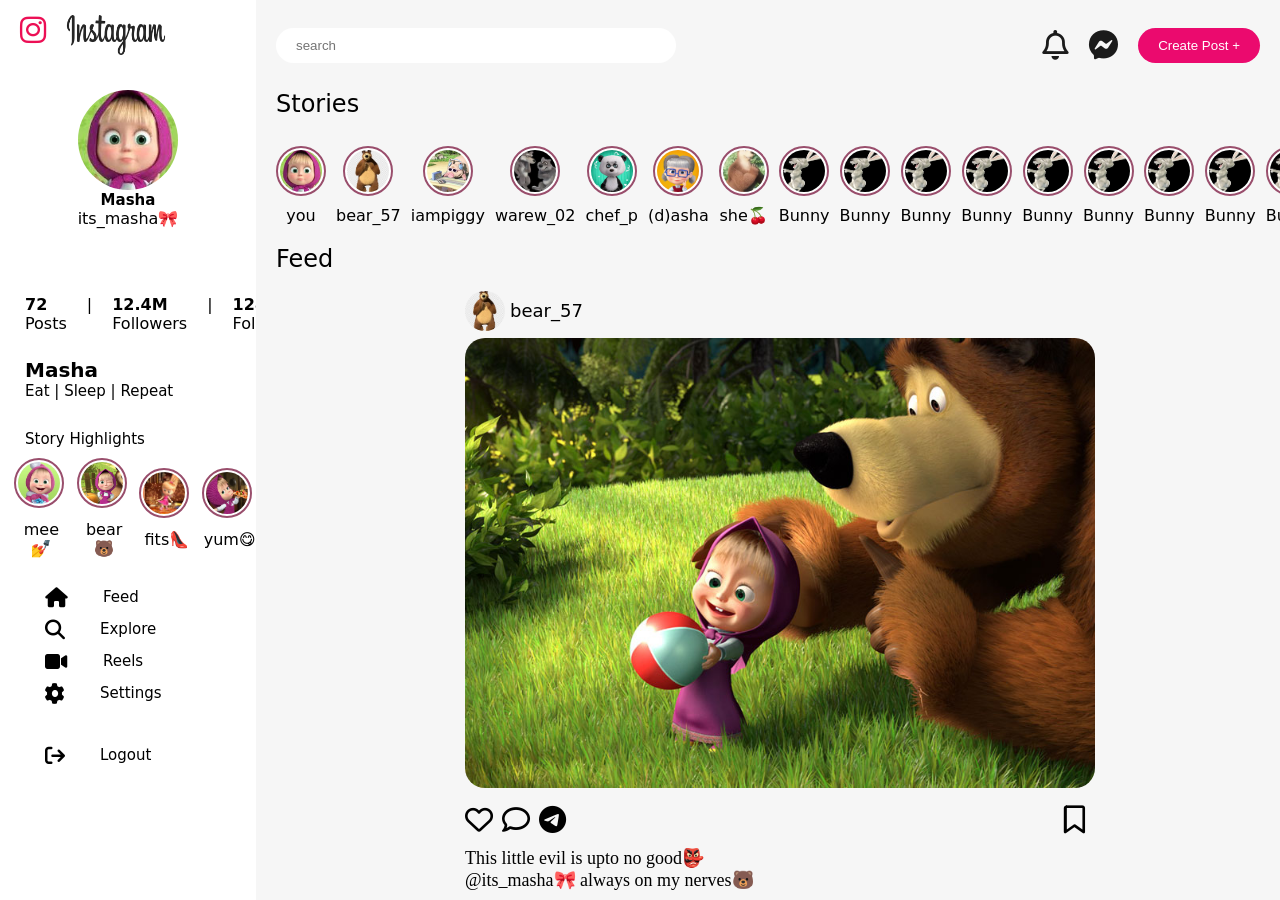
<file: index.html>
<!DOCTYPE html>
<html lang="en">

<head>
    <meta charset="UTF-8">
    <meta name="viewport" content="width=device-width, initial-scale=1.0">
    <link rel="stylesheet" href="style.css">
    <link rel="stylesheet" href="https://cdnjs.cloudflare.com/ajax/libs/font-awesome/6.5.2/css/all.min.css"
        integrity="sha512-..." crossorigin="anonymous" referrerpolicy="no-referrer" />
    <title>Instagram</title>
</head>

<body>

    <div class="wrapper">
        <div class="instagram">
            <div class="sidebar">
              
               <div class="insta"> <i class="fa-brands fa-instagram"></i>
                <img src="txt.png" alt="">
            </div>
            <div class="pro">
                <img class="img" src="masha.jpg" alt="">
                <p><span style="font-weight: 600; font-size: 15px;">Masha</span><br>its_masha🎀</p>
            </div>
            <div class="nums">
                <p><span style="font-weight: bold;">72</span><br>Posts</p> <p>|</p>
                <p><span style="font-weight: bold;">12.4M</span><br>Followers</p> <p> |</p>
                <p><span style="font-weight: bold;">128</span><br>Following</p> 
            </div>
             <div class="bio">
                <p><span style="font-weight: 800; font-size: 20px;">Masha </span><br> Eat   | Sleep   | Repeat</p>
             </div> 
             <div class="highlight">
                <p>Story Highlights</p>
                <div class="high">
                  <div class="cir-cont">
                    <div class="cir">
                         <img src="me.jpg" alt="">
                    </div>
                    <p>mee💅</p>
                    </div>
                      <div class="cir-cont">
                    <div class="cir">
                         <img src="mebear.jpg" alt="">
                    </div>
                    <p>bear🐻</p>
                    </div>
                    <div class="cir-cont">
                    <div class="cir">
                          <img src="outfit.jpg" alt="">
                    </div>
                    <p>fits👠</p>
                    </div>
                    <div class="cir-cont">
                    <div class="cir">
                           <img src="meals.webp" alt="">
                    </div>
                    <p>yum😋</p>
                    </div>
                </div>
                <div class="other">
                    <div class="home">
                        <i class="fa-solid fa-house"></i>
                        <p>Feed</p>
                    </div>
                    <div class="explore">
                        <i class="fa-solid fa-magnifying-glass"></i>
                        <p>Explore</p>
                    </div>
                    <div class="reel">
                        <i class="fa-solid fa-video"></i>
                        <p>Reels</p>
                    </div>
                    <div class="setting">
                        <i class="fa-solid fa-gear"></i>
                        <p>Settings</p>
                    </div>
                     <div class="logout">
                    <i class="fa-solid fa-arrow-right-from-bracket"></i>
                    <p>Logout</p>
                </div>
                </div>
               
             </div>  
             
            </div>
           
            <div class="right-container">
                <nav class="topnav">
                    <div class="box left">
                        <input type="text" placeholder="search">
                    </div>
                    <div class="box right">
                        <i class="fa-regular fa-bell"></i>
                        <i class="fa-brands fa-facebook-messenger"></i>
                        <button>Create Post +</button>
                    </div>
                </nav>
                <nav class="bottomnav">
                    <h1>Stories</h1>
                    <div class="stories-container">
                        <div class="circle-container">
                            <div class="circle">
                                <img src="masha.jpg"
                                    alt="">
                                </div>
                                <h1>you</h1>

                        </div>
                        <div class="circle-container">
                            <div class="circle">
                                <img src="bear2.jpg"
                                    alt="">
                                </div>
                                <h1>bear_57</h1>

                        </div>
                        <div class="circle-container">
                            <div class="circle">
                                <img src="pigp.jpg"
                                    alt="">
                                </div>
                                <h1>iampiggy</h1>

                        </div>
                        <div class="circle-container">
                            <div class="circle">
                                <img src="wolfp.jpg"
                                    alt="">
                                </div>
                                <h1>warew_02</h1>

                        </div>
                        <div class="circle-container">
                            <div class="circle">
                                <img src="pandap.jpg"
                                    alt="">
                                </div>
                                <h1>chef_p</h1>

                        </div>
                        <div class="circle-container">
                            <div class="circle">
                                <img src="dasha.jpg"
                                    alt="">
                                </div>
                                <h1>(d)asha</h1>

                        </div>
                        <div class="circle-container">
                            <div class="circle">
                                <img src="gf.jpg"
                                    alt="">
                                </div>
                                <h1>she🍒</h1>

                        </div>
                        <div class="circle-container">
                            <div class="circle">
                                <img src="bunny2.jpg"
                                    alt="">
                                </div>
                                <h1>Bunny</h1>

                        </div>
                        <div class="circle-container">
                            <div class="circle">
                                <img src="bunny2.jpg"
                                    alt="">
                                </div>
                                <h1>Bunny</h1>

                        </div>
                        <div class="circle-container">
                            <div class="circle">
                                <img src="bunny2.jpg"
                                    alt="">
                                </div>
                                <h1>Bunny</h1>

                        </div>
                        <div class="circle-container">
                            <div class="circle">
                                <img src="bunny2.jpg"
                                    alt="">
                                </div>
                                <h1>Bunny</h1>
                        </div>
                        <div class="circle-container">
                            <div class="circle">
                                <img src="bunny2.jpg"
                                    alt="">
                                </div>
                                <h1>Bunny</h1>
                        </div>
                        <div class="circle-container">
                            <div class="circle">
                                <img src="bunny2.jpg"
                                    alt="">
                                </div>
                                <h1>Bunny</h1>
                        </div>
                        <div class="circle-container">
                            <div class="circle">
                                <img src="bunny2.jpg"
                                    alt="">
                                </div>
                                <h1>Bunny</h1>
                        </div>
                        <div class="circle-container">
                            <div class="circle">
                                <img src="bunny2.jpg"
                                    alt="">
                                </div>
                                <h1>Bunny</h1>
                        </div>
                        <div class="circle-container">
                            <div class="circle">
                                <img src="bunny2.jpg"
                                    alt="">
                                </div>
                                <h1>Bunny</h1>
                        </div>
                        <div class="circle-container">
                            <div class="circle">
                                <img src="bunny2.jpg"
                                    alt="">
                                </div>
                                <h1>Bunny</h1>
                        </div>
                        <div class="circle-container">
                            <div class="circle">
                                <img src="bunny2.jpg"
                                    alt="">
                                </div>
                                <h1>Bunny</h1>
                        </div>
                        <div class="circle-container">
                            <div class="circle">
                                <img src="bunny2.jpg"
                                    alt="">
                                </div>
                                <h1>Bunny</h1>
                        </div>
                        <div class="circle-container">
                            <div class="circle">
                                <img src="bunny2.jpg"
                                    alt="">
                                </div>
                                <h1>Bunny</h1>
                        </div>
                        <div class="circle-container">
                            <div class="circle">
                                <img src="bunny2.jpg"
                                    alt="">
                                </div>
                                <h>Bunny</h1>
                        </div>
                        <div class="circle-container">
                            <div class="circle">
                                <img src="bunny2.jpg"
                                    alt="">
                                </div>
                                <h>Bunny</h1>
                        </div>
                        <div class="circle-container">
                            <div class="circle">
                                <img src="bunny2.jpg"
                                    alt="">
                                </div>
                                <h>Bunny</h1>
                        </div>
                        <div class="circle-container">
                            <div class="circle">
                                <img src="bunny2.jpg"
                                    alt="">
                                </div>
                                <h>Bunny</h1>
                        </div>
                        <div class="circle-container">
                            <div class="circle">
                                <img src="bunny2.jpg"
                                    alt="">
                                </div>
                                <h>Bunny</h1>
                        </div>
                        <div class="circle-container">
                            <div class="circle">
                                <img src="bunny2.jpg"
                                    alt="">
                                </div>
                                <h>Bunny</h1>
                        </div>
                        <div class="circle-container">
                            <div class="circle">
                                <img src="bunny2.jpg"
                                    alt="">
                                </div>
                                <h>Bunny</h1>
                        </div>
                        <div class="circle-container">
                            <div class="circle">
                                <img src="bunny2.jpg"
                                    alt="">
                                </div>
                                <h>Bunny</h1>
                        </div>
                        <div class="circle-container">
                            <div class="circle">
                                <img src="bunny2.jpg"
                                    alt="">
                                </div>
                                <h>Bunny</h1>
                        </div>
                        <div class="circle-container">
                            <div class="circle">
                                <img src="bunny2.jpg"
                                    alt="">
                                </div>
                                <h>Bunny</h1>
                        </div>
                        <div class="circle-container">
                            <div class="circle">
                                <img src="bunny2.jpg"
                                    alt="">
                                </div>
                                <h>Bunny</h1>
                        </div>
                        <div class="circle-container">
                            <div class="circle">
                                <img src="bunny2.jpg"
                                    alt="">
                                </div>
                                <h>Bunny</h1>
                        </div>
                        <div class="circle-container">
                            <div class="circle">
                                <img src="bunny2.jpg"
                                    alt="">
                                </div>
                                <h>Bunny</h1>
                        </div>
                        <div class="circle-container">
                            <div class="circle">
                                <img src="bunny2.jpg"
                                    alt="">
                                </div>
                                <h>Bunny</h1>
                        </div>
                        <div class="circle-container">
                            <div class="circle">
                                <img src="bunny2.jpg"
                                    alt="">
                                </div>
                                <h>Bunny</h1>
                        </div>
                        <div class="circle-container">
                            <div class="circle">
                                <img src="bunny2.jpg"
                                    alt="">
                                </div>
                                <h>Bunny</h1>
                        </div>
                        <div class="circle-container">
                            <div class="circle">
                                <img src="bunny2.jpg"
                                    alt="">
                                </div>
                                <h>Bunny</h1>
                        </div>
                        <div class="circle-container">
                            <div class="circle">
                                <img src="bunny2.jpg"
                                    alt="">
                                </div>
                                <h>Bunny</h1>
                        </div>
                        <div class="circle-container">
                            <div class="circle">
                                <img src="bunny2.jpg"
                                    alt="">
                                </div>
                                <h>Bunny</h1>
                        </div>
                        <div class="circle-container">
                            <div class="circle">
                                <img src="bunny2.jpg"
                                    alt="">
                                </div>
                                <h>Bunny</h1>
                        </div>
                        <div class="circle-container">
                            <div class="circle">
                                <img src="bunny2.jpg"
                                    alt="">
                                </div>
                                <h>Bunny</h1>
                        </div>
                        <div class="circle-container">
                            <div class="circle">
                                <img src="bunny2.jpg"
                                    alt="">
                                </div>
                                <h>Bunny</h1>
                        </div>
                        <div class="circle-container">
                            <div class="circle">
                                <img src="bunny2.jpg"
                                    alt="">
                                </div>
                                <h>Bunny</h1>
                        </div>
                        <div class="circle-container">
                            <div class="circle">
                                <img src="bunny2.jpg"
                                    alt="">
                                </div>
                                <h>Bunny</h1>
                        </div>
                    </div>
                </nav>
                <div class="feed-container">
                    <h1 class="feed">Feed</h1>
                    <div class="post-container">
                        <div class="posts">
                            <div class="profile">
                                <div class="profile-circle">
                                    <img src="bear2.jpg" alt="">
                                </div>
                                <h1>bear_57</h1>
                            </div>
                            <div class="post-image-container">
                                <img src="masha-bear.jpg" alt="">
                            </div>
                            <div class="engagement-section">
                               <div class="icon"> <i class="fa-regular fa-heart"></i>
                                <i class="fa-regular fa-comment"></i>
                                <i class="fa-brands fa-telegram"></i></div>
                              <div class="icon2">  <i class="fa-regular fa-bookmark"></i></div>
                            </div>
                            <div class="caption">
                                <p>This little  evil is upto no good👺
                                  <br>@its_masha🎀 always on my nerves🐻</p>
                            </div>
                            <div class="profile">
                                <div class="profile-circle">
                                    <img src="wolfp.jpg" alt="">
                                </div>
                                <h1>warew_02</h1>
                            </div>
                            <div class="post-image-container">
                                <img src="wolf.gif" alt="">
                            </div>
                            <div class="engagement-section">
                               <div class="icon"> <i class="fa-regular fa-heart"></i>
                                <i class="fa-regular fa-comment"></i>
                                <i class="fa-brands fa-telegram"></i></div>
                              <div class="icon2">  <i class="fa-regular fa-bookmark"></i></div>
                            </div>
                            <div class="caption">
                                <p>We-hungryyyyyy, no foodddd😭
                                  <br>@its_masha🎀 quickyyy give fooddddd😫</p>
                            </div>
                            <div class="profile">
                                <div class="profile-circle">
                                    <img src="bunny2.jpg" alt="">
                                </div>
                                <h1>bun;)</h1>
                            </div>
                            <div class="post-image-container">
                                <img src="bun.webp" alt="">
                            </div>
                            <div class="engagement-section">
                               <div class="icon"> <i class="fa-regular fa-heart"></i>
                                <i class="fa-regular fa-comment"></i>
                                <i class="fa-brands fa-telegram"></i></div>
                              <div class="icon2">  <i class="fa-regular fa-bookmark"></i></div>
                            </div>
                            <div class="caption">
                                <p>Ohhhhhh Noooooooo,<br>
                                wasn't stealing just guarding here<br>
                                pinky Promiseeeeeeee 😗</p>
                            </div>
                            <div class="profile">
                                <div class="profile-circle">
                                    <img src="pigp.jpg" alt="">
                                </div>
                                <h1>iampiggy</h1>
                            </div>
                            <div class="post-image-container">
                                <img src="pig.png" alt="">
                            </div>
                            <div class="engagement-section">
                               <div class="icon"> <i class="fa-regular fa-heart"></i>
                                <i class="fa-regular fa-comment"></i>
                                <i class="fa-brands fa-telegram"></i></div>
                              <div class="icon2">  <i class="fa-regular fa-bookmark"></i></div>
                            </div>
                            <div class="caption">
                                <p>ran out of milk😭<br>
                                brokee af💔🥀</p>
                                </div>
                                    <div class="profile">
                                <div class="profile-circle">
                                    <img src="dasha.jpg" alt="">
                                </div>
                                <h1>(d)asha</h1>
                            </div>
                            <div class="post-image-container">
                                <img src="dashapost.webp" alt="">
                            </div>
                            <div class="engagement-section">
                               <div class="icon"> <i class="fa-regular fa-heart"></i>
                                <i class="fa-regular fa-comment"></i>
                                <i class="fa-brands fa-telegram"></i></div>
                              <div class="icon2">  <i class="fa-regular fa-bookmark"></i></div>
                            </div>
                            <div class="caption">
                                <p>had fun @its_masha🎀?</p>
                            </div>
                              <div class="profile">
                                <div class="profile-circle">
                                    <img src="pandap.jpg" alt="">
                                </div>
                                <h1>chef_p</h1>
                            </div>
                            <div class="post-image-container">
                                <img src="panda.jpg" alt="">
                            </div>
                            <div class="engagement-section">
                               <div class="icon"> <i class="fa-regular fa-heart"></i>
                                <i class="fa-regular fa-comment"></i>
                                <i class="fa-brands fa-telegram"></i></div>
                              <div class="icon2">  <i class="fa-regular fa-bookmark"></i></div>
                            </div>
                            <div class="caption">
                                <p>cooking🍳😋</p>
                            </div>
                             <div class="profile">
                                <div class="profile-circle">
                                    <img src="gf.jpg" alt="">
                                </div>
                                <h1>she🍒</h1>
                            </div>
                            <div class="post-image-container">
                                <img src="gfpost.webp" alt="">
                            </div>
                            <div class="engagement-section">
                               <div class="icon"> <i class="fa-regular fa-heart"></i>
                                <i class="fa-regular fa-comment"></i>
                                <i class="fa-brands fa-telegram"></i></div>
                              <div class="icon2">  <i class="fa-regular fa-bookmark"></i></div>
                            </div>
                            <div class="caption">
                                <p>nahhhhh!! we'r just friends yk🤭</p>
                            </div>
                        </div>
                            </div>
                        </div>
            </div>
        </div>
    </div>
</body>

</html>
</file>
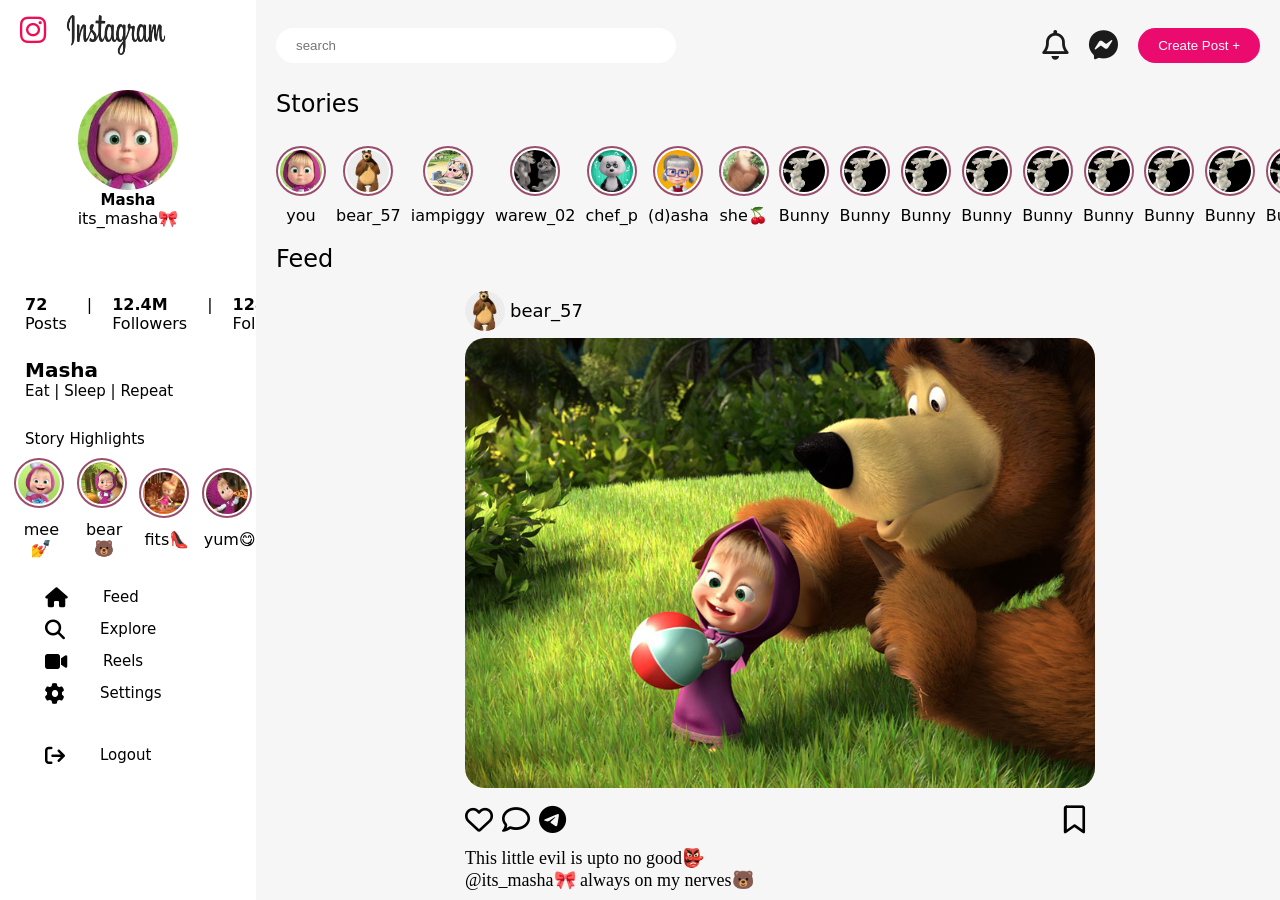
<file: instagram.html>
<!DOCTYPE html>
<html lang="en">

<head>
    <meta charset="UTF-8">
    <meta name="viewport" content="width=device-width, initial-scale=1.0">
    <link rel="stylesheet" href="instagram.css">
    <link rel="stylesheet" href="https://cdnjs.cloudflare.com/ajax/libs/font-awesome/6.5.2/css/all.min.css"
        integrity="sha512-..." crossorigin="anonymous" referrerpolicy="no-referrer" />
    <title>Instagram</title>
</head>

<body>

    <div class="wrapper">
        <div class="instagram">
            <div class="sidebar">
              
               <div class="insta"> <i class="fa-brands fa-instagram"></i>
                <img src="txt.png" alt="">
            </div>
            <div class="pro">
                <img class="img" src="masha.jpg" alt="">
                <p><span style="font-weight: 600; font-size: 15px;">Masha</span><br>its_masha🎀</p>
            </div>
            <div class="nums">
                <p><span style="font-weight: bold;">72</span><br>Posts</p> <p>|</p>
                <p><span style="font-weight: bold;">12.4M</span><br>Followers</p> <p> |</p>
                <p><span style="font-weight: bold;">128</span><br>Following</p> 
            </div>
             <div class="bio">
                <p><span style="font-weight: 800; font-size: 20px;">Masha </span><br> Eat   | Sleep   | Repeat</p>
             </div> 
             <div class="highlight">
                <p>Story Highlights</p>
                <div class="high">
                  <div class="cir-cont">
                    <div class="cir">
                         <img src="me.jpg" alt="">
                    </div>
                    <p>mee💅</p>
                    </div>
                      <div class="cir-cont">
                    <div class="cir">
                         <img src="mebear.jpg" alt="">
                    </div>
                    <p>bear🐻</p>
                    </div>
                    <div class="cir-cont">
                    <div class="cir">
                          <img src="outfit.jpg" alt="">
                    </div>
                    <p>fits👠</p>
                    </div>
                    <div class="cir-cont">
                    <div class="cir">
                           <img src="meals.webp" alt="">
                    </div>
                    <p>yum😋</p>
                    </div>
                </div>
                <div class="other">
                    <div class="home">
                        <i class="fa-solid fa-house"></i>
                        <p>Feed</p>
                    </div>
                    <div class="explore">
                        <i class="fa-solid fa-magnifying-glass"></i>
                        <p>Explore</p>
                    </div>
                    <div class="reel">
                        <i class="fa-solid fa-video"></i>
                        <p>Reels</p>
                    </div>
                    <div class="setting">
                        <i class="fa-solid fa-gear"></i>
                        <p>Settings</p>
                    </div>
                     <div class="logout">
                    <i class="fa-solid fa-arrow-right-from-bracket"></i>
                    <p>Logout</p>
                </div>
                </div>
               
             </div>  
             
            </div>
           
            <div class="right-container">
                <nav class="topnav">
                    <div class="box left">
                        <input type="text" placeholder="search">
                    </div>
                    <div class="box right">
                        <i class="fa-regular fa-bell"></i>
                        <i class="fa-brands fa-facebook-messenger"></i>
                        <button>Create Post +</button>
                    </div>
                </nav>
                <nav class="bottomnav">
                    <h1>Stories</h1>
                    <div class="stories-container">
                        <div class="circle-container">
                            <div class="circle">
                                <img src="masha.jpg"
                                    alt="">
                                </div>
                                <h1>you</h1>

                        </div>
                        <div class="circle-container">
                            <div class="circle">
                                <img src="bear2.jpg"
                                    alt="">
                                </div>
                                <h1>bear_57</h1>

                        </div>
                        <div class="circle-container">
                            <div class="circle">
                                <img src="pigp.jpg"
                                    alt="">
                                </div>
                                <h1>iampiggy</h1>

                        </div>
                        <div class="circle-container">
                            <div class="circle">
                                <img src="wolfp.jpg"
                                    alt="">
                                </div>
                                <h1>warew_02</h1>

                        </div>
                        <div class="circle-container">
                            <div class="circle">
                                <img src="pandap.jpg"
                                    alt="">
                                </div>
                                <h1>chef_p</h1>

                        </div>
                        <div class="circle-container">
                            <div class="circle">
                                <img src="dasha.jpg"
                                    alt="">
                                </div>
                                <h1>(d)asha</h1>

                        </div>
                        <div class="circle-container">
                            <div class="circle">
                                <img src="gf.jpg"
                                    alt="">
                                </div>
                                <h1>she🍒</h1>

                        </div>
                        <div class="circle-container">
                            <div class="circle">
                                <img src="bunny2.jpg"
                                    alt="">
                                </div>
                                <h1>Bunny</h1>

                        </div>
                        <div class="circle-container">
                            <div class="circle">
                                <img src="bunny2.jpg"
                                    alt="">
                                </div>
                                <h1>Bunny</h1>

                        </div>
                        <div class="circle-container">
                            <div class="circle">
                                <img src="bunny2.jpg"
                                    alt="">
                                </div>
                                <h1>Bunny</h1>

                        </div>
                        <div class="circle-container">
                            <div class="circle">
                                <img src="bunny2.jpg"
                                    alt="">
                                </div>
                                <h1>Bunny</h1>
                        </div>
                        <div class="circle-container">
                            <div class="circle">
                                <img src="bunny2.jpg"
                                    alt="">
                                </div>
                                <h1>Bunny</h1>
                        </div>
                        <div class="circle-container">
                            <div class="circle">
                                <img src="bunny2.jpg"
                                    alt="">
                                </div>
                                <h1>Bunny</h1>
                        </div>
                        <div class="circle-container">
                            <div class="circle">
                                <img src="bunny2.jpg"
                                    alt="">
                                </div>
                                <h1>Bunny</h1>
                        </div>
                        <div class="circle-container">
                            <div class="circle">
                                <img src="bunny2.jpg"
                                    alt="">
                                </div>
                                <h1>Bunny</h1>
                        </div>
                        <div class="circle-container">
                            <div class="circle">
                                <img src="bunny2.jpg"
                                    alt="">
                                </div>
                                <h1>Bunny</h1>
                        </div>
                        <div class="circle-container">
                            <div class="circle">
                                <img src="bunny2.jpg"
                                    alt="">
                                </div>
                                <h1>Bunny</h1>
                        </div>
                        <div class="circle-container">
                            <div class="circle">
                                <img src="bunny2.jpg"
                                    alt="">
                                </div>
                                <h1>Bunny</h1>
                        </div>
                        <div class="circle-container">
                            <div class="circle">
                                <img src="bunny2.jpg"
                                    alt="">
                                </div>
                                <h1>Bunny</h1>
                        </div>
                        <div class="circle-container">
                            <div class="circle">
                                <img src="bunny2.jpg"
                                    alt="">
                                </div>
                                <h1>Bunny</h1>
                        </div>
                        <div class="circle-container">
                            <div class="circle">
                                <img src="bunny2.jpg"
                                    alt="">
                                </div>
                                <h>Bunny</h1>
                        </div>
                        <div class="circle-container">
                            <div class="circle">
                                <img src="bunny2.jpg"
                                    alt="">
                                </div>
                                <h>Bunny</h1>
                        </div>
                        <div class="circle-container">
                            <div class="circle">
                                <img src="bunny2.jpg"
                                    alt="">
                                </div>
                                <h>Bunny</h1>
                        </div>
                        <div class="circle-container">
                            <div class="circle">
                                <img src="bunny2.jpg"
                                    alt="">
                                </div>
                                <h>Bunny</h1>
                        </div>
                        <div class="circle-container">
                            <div class="circle">
                                <img src="bunny2.jpg"
                                    alt="">
                                </div>
                                <h>Bunny</h1>
                        </div>
                        <div class="circle-container">
                            <div class="circle">
                                <img src="bunny2.jpg"
                                    alt="">
                                </div>
                                <h>Bunny</h1>
                        </div>
                        <div class="circle-container">
                            <div class="circle">
                                <img src="bunny2.jpg"
                                    alt="">
                                </div>
                                <h>Bunny</h1>
                        </div>
                        <div class="circle-container">
                            <div class="circle">
                                <img src="bunny2.jpg"
                                    alt="">
                                </div>
                                <h>Bunny</h1>
                        </div>
                        <div class="circle-container">
                            <div class="circle">
                                <img src="bunny2.jpg"
                                    alt="">
                                </div>
                                <h>Bunny</h1>
                        </div>
                        <div class="circle-container">
                            <div class="circle">
                                <img src="bunny2.jpg"
                                    alt="">
                                </div>
                                <h>Bunny</h1>
                        </div>
                        <div class="circle-container">
                            <div class="circle">
                                <img src="bunny2.jpg"
                                    alt="">
                                </div>
                                <h>Bunny</h1>
                        </div>
                        <div class="circle-container">
                            <div class="circle">
                                <img src="bunny2.jpg"
                                    alt="">
                                </div>
                                <h>Bunny</h1>
                        </div>
                        <div class="circle-container">
                            <div class="circle">
                                <img src="bunny2.jpg"
                                    alt="">
                                </div>
                                <h>Bunny</h1>
                        </div>
                        <div class="circle-container">
                            <div class="circle">
                                <img src="bunny2.jpg"
                                    alt="">
                                </div>
                                <h>Bunny</h1>
                        </div>
                        <div class="circle-container">
                            <div class="circle">
                                <img src="bunny2.jpg"
                                    alt="">
                                </div>
                                <h>Bunny</h1>
                        </div>
                        <div class="circle-container">
                            <div class="circle">
                                <img src="bunny2.jpg"
                                    alt="">
                                </div>
                                <h>Bunny</h1>
                        </div>
                        <div class="circle-container">
                            <div class="circle">
                                <img src="bunny2.jpg"
                                    alt="">
                                </div>
                                <h>Bunny</h1>
                        </div>
                        <div class="circle-container">
                            <div class="circle">
                                <img src="bunny2.jpg"
                                    alt="">
                                </div>
                                <h>Bunny</h1>
                        </div>
                        <div class="circle-container">
                            <div class="circle">
                                <img src="bunny2.jpg"
                                    alt="">
                                </div>
                                <h>Bunny</h1>
                        </div>
                        <div class="circle-container">
                            <div class="circle">
                                <img src="bunny2.jpg"
                                    alt="">
                                </div>
                                <h>Bunny</h1>
                        </div>
                        <div class="circle-container">
                            <div class="circle">
                                <img src="bunny2.jpg"
                                    alt="">
                                </div>
                                <h>Bunny</h1>
                        </div>
                        <div class="circle-container">
                            <div class="circle">
                                <img src="bunny2.jpg"
                                    alt="">
                                </div>
                                <h>Bunny</h1>
                        </div>
                        <div class="circle-container">
                            <div class="circle">
                                <img src="bunny2.jpg"
                                    alt="">
                                </div>
                                <h>Bunny</h1>
                        </div>
                        <div class="circle-container">
                            <div class="circle">
                                <img src="bunny2.jpg"
                                    alt="">
                                </div>
                                <h>Bunny</h1>
                        </div>
                    </div>
                </nav>
                <div class="feed-container">
                    <h1 class="feed">Feed</h1>
                    <div class="post-container">
                        <div class="posts">
                            <div class="profile">
                                <div class="profile-circle">
                                    <img src="bear2.jpg" alt="">
                                </div>
                                <h1>bear_57</h1>
                            </div>
                            <div class="post-image-container">
                                <img src="masha-bear.jpg" alt="">
                            </div>
                            <div class="engagement-section">
                               <div class="icon"> <i class="fa-regular fa-heart"></i>
                                <i class="fa-regular fa-comment"></i>
                                <i class="fa-brands fa-telegram"></i></div>
                              <div class="icon2">  <i class="fa-regular fa-bookmark"></i></div>
                            </div>
                            <div class="caption">
                                <p>This little  evil is upto no good👺
                                  <br>@its_masha🎀 always on my nerves🐻</p>
                            </div>
                            <div class="profile">
                                <div class="profile-circle">
                                    <img src="wolfp.jpg" alt="">
                                </div>
                                <h1>warew_02</h1>
                            </div>
                            <div class="post-image-container">
                                <img src="wolf.gif" alt="">
                            </div>
                            <div class="engagement-section">
                               <div class="icon"> <i class="fa-regular fa-heart"></i>
                                <i class="fa-regular fa-comment"></i>
                                <i class="fa-brands fa-telegram"></i></div>
                              <div class="icon2">  <i class="fa-regular fa-bookmark"></i></div>
                            </div>
                            <div class="caption">
                                <p>We-hungryyyyyy, no foodddd😭
                                  <br>@its_masha🎀 quickyyy give fooddddd😫</p>
                            </div>
                            <div class="profile">
                                <div class="profile-circle">
                                    <img src="bunny2.jpg" alt="">
                                </div>
                                <h1>bun;)</h1>
                            </div>
                            <div class="post-image-container">
                                <img src="bun.webp" alt="">
                            </div>
                            <div class="engagement-section">
                               <div class="icon"> <i class="fa-regular fa-heart"></i>
                                <i class="fa-regular fa-comment"></i>
                                <i class="fa-brands fa-telegram"></i></div>
                              <div class="icon2">  <i class="fa-regular fa-bookmark"></i></div>
                            </div>
                            <div class="caption">
                                <p>Ohhhhhh Noooooooo,<br>
                                wasn't stealing just guarding here<br>
                                pinky Promiseeeeeeee 😗</p>
                            </div>
                            <div class="profile">
                                <div class="profile-circle">
                                    <img src="pigp.jpg" alt="">
                                </div>
                                <h1>iampiggy</h1>
                            </div>
                            <div class="post-image-container">
                                <img src="pig.png" alt="">
                            </div>
                            <div class="engagement-section">
                               <div class="icon"> <i class="fa-regular fa-heart"></i>
                                <i class="fa-regular fa-comment"></i>
                                <i class="fa-brands fa-telegram"></i></div>
                              <div class="icon2">  <i class="fa-regular fa-bookmark"></i></div>
                            </div>
                            <div class="caption">
                                <p>ran out of milk😭<br>
                                brokee af💔🥀</p>
                                </div>
                                    <div class="profile">
                                <div class="profile-circle">
                                    <img src="dasha.jpg" alt="">
                                </div>
                                <h1>(d)asha</h1>
                            </div>
                            <div class="post-image-container">
                                <img src="dashapost.webp" alt="">
                            </div>
                            <div class="engagement-section">
                               <div class="icon"> <i class="fa-regular fa-heart"></i>
                                <i class="fa-regular fa-comment"></i>
                                <i class="fa-brands fa-telegram"></i></div>
                              <div class="icon2">  <i class="fa-regular fa-bookmark"></i></div>
                            </div>
                            <div class="caption">
                                <p>had fun @its_masha🎀?</p>
                            </div>
                              <div class="profile">
                                <div class="profile-circle">
                                    <img src="pandap.jpg" alt="">
                                </div>
                                <h1>chef_p</h1>
                            </div>
                            <div class="post-image-container">
                                <img src="panda.jpg" alt="">
                            </div>
                            <div class="engagement-section">
                               <div class="icon"> <i class="fa-regular fa-heart"></i>
                                <i class="fa-regular fa-comment"></i>
                                <i class="fa-brands fa-telegram"></i></div>
                              <div class="icon2">  <i class="fa-regular fa-bookmark"></i></div>
                            </div>
                            <div class="caption">
                                <p>cooking🍳😋</p>
                            </div>
                             <div class="profile">
                                <div class="profile-circle">
                                    <img src="gf.jpg" alt="">
                                </div>
                                <h1>she🍒</h1>
                            </div>
                            <div class="post-image-container">
                                <img src="gfpost.webp" alt="">
                            </div>
                            <div class="engagement-section">
                               <div class="icon"> <i class="fa-regular fa-heart"></i>
                                <i class="fa-regular fa-comment"></i>
                                <i class="fa-brands fa-telegram"></i></div>
                              <div class="icon2">  <i class="fa-regular fa-bookmark"></i></div>
                            </div>
                            <div class="caption">
                                <p>nahhhhh!! we'r just friends yk🤭</p>
                            </div>
                        </div>
                            </div>
                        </div>
            </div>
        </div>
    </div>
</body>

</html>
</file>
<file: style.css>
* {
  margin: 0;
  padding: 0;
  box-sizing: border-box;
}

html, body {
  width: 100%;
  height: 100%;
  font-family: system-ui, -apple-system, BlinkMacSystemFont, 'Segoe UI', Roboto, Oxygen, Ubuntu, Cantarell, 'Open Sans', 'Helvetica Neue', sans-serif;
}
.wrapper{
    width: 100%;
    position: relative;
}
.instagram{
    height: 100vh;
    width: 100%;
    display: flex;
}
.sidebar{
    height: 100%;
    width: 20%;
    background-color: transparent;
    position: fixed;
}
.sidebar i{
    padding-left: 20px;
    margin-top: 15px;
    color: #EC0F55;
    font-size: 30px;
    text-align: center;
}
.insta{
    display: flex;
    gap: 20px;
}
.insta img{
    height: 40px;
    width: 100px;
    font-family: fantasy;
    margin-top: 15px;
}
.pro{
    height: 20vh;
    width: 100%; 
    display: flex;
    flex-direction: column;
    align-items: center;
    text-align: center;  
}
.pro img{
    height: 100px;
    width: 100px;
    border-radius: 50px;
    margin-top: 35px;
   
}
.img p{
    font-family: system-ui, -apple-system, BlinkMacSystemFont, 'Segoe UI', Roboto, Oxygen, Ubuntu, Cantarell, 'Open Sans', 'Helvetica Neue', sans-serif;
    font-size: 10px;
   
}
.nums{
    display: flex;
    margin-top: 60px;
    gap:20px;
    padding-left: 25px;
}
.bio{
    font-size: 15px;
    padding-left: 25px;
    margin-top: 25px;
    font-family: system-ui, -apple-system, BlinkMacSystemFont, 'Segoe UI', Roboto, Oxygen, Ubuntu, Cantarell, 'Open Sans', 'Helvetica Neue', sans-serif;
}
.highlight p{
    padding-left:25px ;
    font-family: system-ui, -apple-system, BlinkMacSystemFont, 'Segoe UI', Roboto, Oxygen, Ubuntu, Cantarell, 'Open Sans', 'Helvetica Neue', sans-serif;
    font-size: 15px;
    font-weight: 800px;
    margin-top: 30px;
}

.high{
 height: 10hv;
    width: 100%; 
    display: flex;
    gap: 5px;
    padding-left: 10px;
    margin-top:10px;
    align-items: center;
}
.cir-cont{
     height: 100%;
    width: 100%;
     display: flex;
    align-items: center;
    justify-content: center;
    flex-direction: column;
    gap: 10px;
    text-align: center;
}
.cir-cont p{
     font-size: 16px;
     padding-left: 5px;
     margin-top: 2px;
     
}
.cir{
    height: 50px;
    width:50px;
    flex-shrink: 0;
    background-color:white;
    border-radius: 50px;
   border: 2px solid #994E6C;
   padding: 2px;
}
.cir img{
    height: 100%;
    width: 100%;
    object-fit: cover;
    border-radius: 50px;
}
.other{
    margin-top: 20px;
    display: flex;
    flex-direction: column;
    gap: 2px;
    padding-left: 25px;
    
}
.other p{
    margin-top: 10px;
    font-size: 15px;
    font-family: system-ui, -apple-system, BlinkMacSystemFont, 'Segoe UI', Roboto, Oxygen, Ubuntu, Cantarell, 'Open Sans', 'Helvetica Neue', sans-serif;

}
.other i{
    font-size: 20px;
    color: #000;
    margin-top: 10px;
}
.home{
    display: flex;
    gap:10px;
}
.explore{
    display: flex;
    gap: 10px;
}
.reel{
    display: flex;
    gap: 10px;
}
.setting{
    display: flex;
    gap: 10px;
}
.logout{
    display: flex;
    gap: 10px;
    margin-top: 30px;
}
.right-container{
   height: 100%;
   width: calc(100% - 20%);
   background-color:#F6F6F6;
   position: fixed;
   right: 0;

}
.topnav{
    height: 10vh;
    width: 100%;
    background-color: beige;
    position: fixed;
    display: flex;
    align-items: center;
     justify-content: space-between;
     position: relative;
}
.bottomnav{
    height: 15vh;
    width: 100%;
    padding-left: 20px;
    padding-right: 20px;
    position: fixed;
    top:calc(100% - 90vh);
  
}
.bottomnav h1{
    font-weight: 500;
    font-size: 24px;
}
.stories-container{
    height: 100%;
    width: 100%;
    display: flex;
    align-items: center;
    gap: 10px;
    overflow-x: auto;
    scrollbar-width: none;

}

.topnav .box {
    height: 100%;
    width: calc(100%/2);


}
.left{
    background-color: #F6F6F6;
    display: flex;
    align-items: center;
    justify-content: start;
    padding-left: 20px;
}
.left input{
    padding: 10px 20px;
    width: 400px;
    border: none;
    border-radius: 50px;
}
.right{
    background-color: #F6F6F6;
    display: flex;
    align-items: center;
    justify-content: end;
    gap: 20px;
    font-size: larger;
    padding-right: 20px;

}
.right button{
    padding: 10px 20px;
    background-color: #EB0A6E;
    border: none;
    border-radius: 50px;
    color: white;
}

.right i{
    font-size: 30px;
    color: rgb(27, 27, 27);
}
.circle-container{
    height: 100%;
    width: 100%;
    display: flex;
    align-items: center;
    justify-content: center;
    flex-direction: column;
    gap: 10px;
  
}
.circle-container h1{
    font-size: 16px;
}
.circle{
    height: 50px;
    width: 50px;
    background-color: #fff;
    padding: 2px;
    flex-shrink: 0;
    border-radius: 50px;
    border: 2px solid #994E6C;

}
.circle img{
    height: 100%;
    width: 100%;
    object-fit: cover;
    border-radius: 50px;
}
.feed-container{
    height: calc(100% - 25vh);
    width: 100%;
    padding-left:20px ;
    padding-top: 20px;
    position: fixed;
    bottom: 0%;
    font-size: 12px;
}
.feed-container h1{
    font-weight: 500;
}
.post-container{
    height: 70vh;
    width: 100%;
    overflow: auto;
    bottom: 0%;
    position: relative;
}
.posts{
    height: 70vh;
    width: 50%;
    margin-bottom: 3%;
   
    margin-left: 15%;

  
}
.profile{
    height: 5vh;
    width: 100%;
    display: flex;
    align-items: center;
    gap: 5px;
    margin-bottom: 5px;
    margin-top: 15px;

}
.profile-circle{
    height: 40px;
    width: 40px;
    background-color: #000;
    border-radius: 50px;
    overflow: hidden;
}
.profile h1{
    font-size: 18px;

}
.profile-circle img{
    height: 100%;
    width: 100%;
    object-fit: cover;
}
.post-image-container{
    height: 50vh;
    width: 100%;
    background-color: #000;
    border-radius: 20px;
    overflow: hidden;
    margin-bottom: 5px;
}
.post-image-container img{
    height: 100%;
    width: 100%;
    object-fit: cover;
}
.caption p{
    font-size: 18px;
    font-family: cursive;
    
}
.engagement-section{
    height: 6vh;
    width: 100%;
    font-size: 28px;
    display: flex;
    align-items: center;
    justify-content: space-between;
    gap: 15px;
    padding-right: 10px;
}
</file>
<file: instagram.css>
* {
  margin: 0;
  padding: 0;
  box-sizing: border-box;
}

html, body {
  width: 100%;
  height: 100%;
  font-family: system-ui, -apple-system, BlinkMacSystemFont, 'Segoe UI', Roboto, Oxygen, Ubuntu, Cantarell, 'Open Sans', 'Helvetica Neue', sans-serif;
}
.wrapper{
    width: 100%;
    position: relative;
}
.instagram{
    height: 100vh;
    width: 100%;
    display: flex;
}
.sidebar{
    height: 100%;
    width: 20%;
    background-color: transparent;
    position: fixed;
}
.sidebar i{
    padding-left: 20px;
    margin-top: 15px;
    color: #EC0F55;
    font-size: 30px;
    text-align: center;
}
.insta{
    display: flex;
    gap: 20px;
}
.insta img{
    height: 40px;
    width: 100px;
    font-family: fantasy;
    margin-top: 15px;
}
.pro{
    height: 20vh;
    width: 100%; 
    display: flex;
    flex-direction: column;
    align-items: center;
    text-align: center;  
}
.pro img{
    height: 100px;
    width: 100px;
    border-radius: 50px;
    margin-top: 35px;
   
}
.img p{
    font-family: system-ui, -apple-system, BlinkMacSystemFont, 'Segoe UI', Roboto, Oxygen, Ubuntu, Cantarell, 'Open Sans', 'Helvetica Neue', sans-serif;
    font-size: 10px;
   
}
.nums{
    display: flex;
    margin-top: 60px;
    gap:20px;
    padding-left: 25px;
}
.bio{
    font-size: 15px;
    padding-left: 25px;
    margin-top: 25px;
    font-family: system-ui, -apple-system, BlinkMacSystemFont, 'Segoe UI', Roboto, Oxygen, Ubuntu, Cantarell, 'Open Sans', 'Helvetica Neue', sans-serif;
}
.highlight p{
    padding-left:25px ;
    font-family: system-ui, -apple-system, BlinkMacSystemFont, 'Segoe UI', Roboto, Oxygen, Ubuntu, Cantarell, 'Open Sans', 'Helvetica Neue', sans-serif;
    font-size: 15px;
    font-weight: 800px;
    margin-top: 30px;
}

.high{
 height: 10hv;
    width: 100%; 
    display: flex;
    gap: 5px;
    padding-left: 10px;
    margin-top:10px;
    align-items: center;
}
.cir-cont{
     height: 100%;
    width: 100%;
     display: flex;
    align-items: center;
    justify-content: center;
    flex-direction: column;
    gap: 10px;
    text-align: center;
}
.cir-cont p{
     font-size: 16px;
     padding-left: 5px;
     margin-top: 2px;
     
}
.cir{
    height: 50px;
    width:50px;
    flex-shrink: 0;
    background-color:white;
    border-radius: 50px;
   border: 2px solid #994E6C;
   padding: 2px;
}
.cir img{
    height: 100%;
    width: 100%;
    object-fit: cover;
    border-radius: 50px;
}
.other{
    margin-top: 20px;
    display: flex;
    flex-direction: column;
    gap: 2px;
    padding-left: 25px;
    
}
.other p{
    margin-top: 10px;
    font-size: 15px;
    font-family: system-ui, -apple-system, BlinkMacSystemFont, 'Segoe UI', Roboto, Oxygen, Ubuntu, Cantarell, 'Open Sans', 'Helvetica Neue', sans-serif;

}
.other i{
    font-size: 20px;
    color: #000;
    margin-top: 10px;
}
.home{
    display: flex;
    gap:10px;
}
.explore{
    display: flex;
    gap: 10px;
}
.reel{
    display: flex;
    gap: 10px;
}
.setting{
    display: flex;
    gap: 10px;
}
.logout{
    display: flex;
    gap: 10px;
    margin-top: 30px;
}
.right-container{
   height: 100%;
   width: calc(100% - 20%);
   background-color:#F6F6F6;
   position: fixed;
   right: 0;

}
.topnav{
    height: 10vh;
    width: 100%;
    background-color: beige;
    position: fixed;
    display: flex;
    align-items: center;
     justify-content: space-between;
     position: relative;
}
.bottomnav{
    height: 15vh;
    width: 100%;
    padding-left: 20px;
    padding-right: 20px;
    position: fixed;
    top:calc(100% - 90vh);
  
}
.bottomnav h1{
    font-weight: 500;
    font-size: 24px;
}
.stories-container{
    height: 100%;
    width: 100%;
    display: flex;
    align-items: center;
    gap: 10px;
    overflow-x: auto;
    scrollbar-width: none;

}

.topnav .box {
    height: 100%;
    width: calc(100%/2);


}
.left{
    background-color: #F6F6F6;
    display: flex;
    align-items: center;
    justify-content: start;
    padding-left: 20px;
}
.left input{
    padding: 10px 20px;
    width: 400px;
    border: none;
    border-radius: 50px;
}
.right{
    background-color: #F6F6F6;
    display: flex;
    align-items: center;
    justify-content: end;
    gap: 20px;
    font-size: larger;
    padding-right: 20px;

}
.right button{
    padding: 10px 20px;
    background-color: #EB0A6E;
    border: none;
    border-radius: 50px;
    color: white;
}

.right i{
    font-size: 30px;
    color: rgb(27, 27, 27);
}
.circle-container{
    height: 100%;
    width: 100%;
    display: flex;
    align-items: center;
    justify-content: center;
    flex-direction: column;
    gap: 10px;
  
}
.circle-container h1{
    font-size: 16px;
}
.circle{
    height: 50px;
    width: 50px;
    background-color: #fff;
    padding: 2px;
    flex-shrink: 0;
    border-radius: 50px;
    border: 2px solid #994E6C;

}
.circle img{
    height: 100%;
    width: 100%;
    object-fit: cover;
    border-radius: 50px;
}
.feed-container{
    height: calc(100% - 25vh);
    width: 100%;
    padding-left:20px ;
    padding-top: 20px;
    position: fixed;
    bottom: 0%;
    font-size: 12px;
}
.feed-container h1{
    font-weight: 500;
}
.post-container{
    height: 70vh;
    width: 100%;
    overflow: auto;
    bottom: 0%;
    position: relative;
}
.posts{
    height: 70vh;
    width: 50%;
    margin-bottom: 3%;
   
    margin-left: 15%;

  
}
.profile{
    height: 5vh;
    width: 100%;
    display: flex;
    align-items: center;
    gap: 5px;
    margin-bottom: 5px;
    margin-top: 15px;

}
.profile-circle{
    height: 40px;
    width: 40px;
    background-color: #000;
    border-radius: 50px;
    overflow: hidden;
}
.profile h1{
    font-size: 18px;

}
.profile-circle img{
    height: 100%;
    width: 100%;
    object-fit: cover;
}
.post-image-container{
    height: 50vh;
    width: 100%;
    background-color: #000;
    border-radius: 20px;
    overflow: hidden;
    margin-bottom: 5px;
}
.post-image-container img{
    height: 100%;
    width: 100%;
    object-fit: cover;
}
.caption p{
    font-size: 18px;
    font-family: cursive;
    
}
.engagement-section{
    height: 6vh;
    width: 100%;
    font-size: 28px;
    display: flex;
    align-items: center;
    justify-content: space-between;
    gap: 15px;
    padding-right: 10px;
}
</file>
